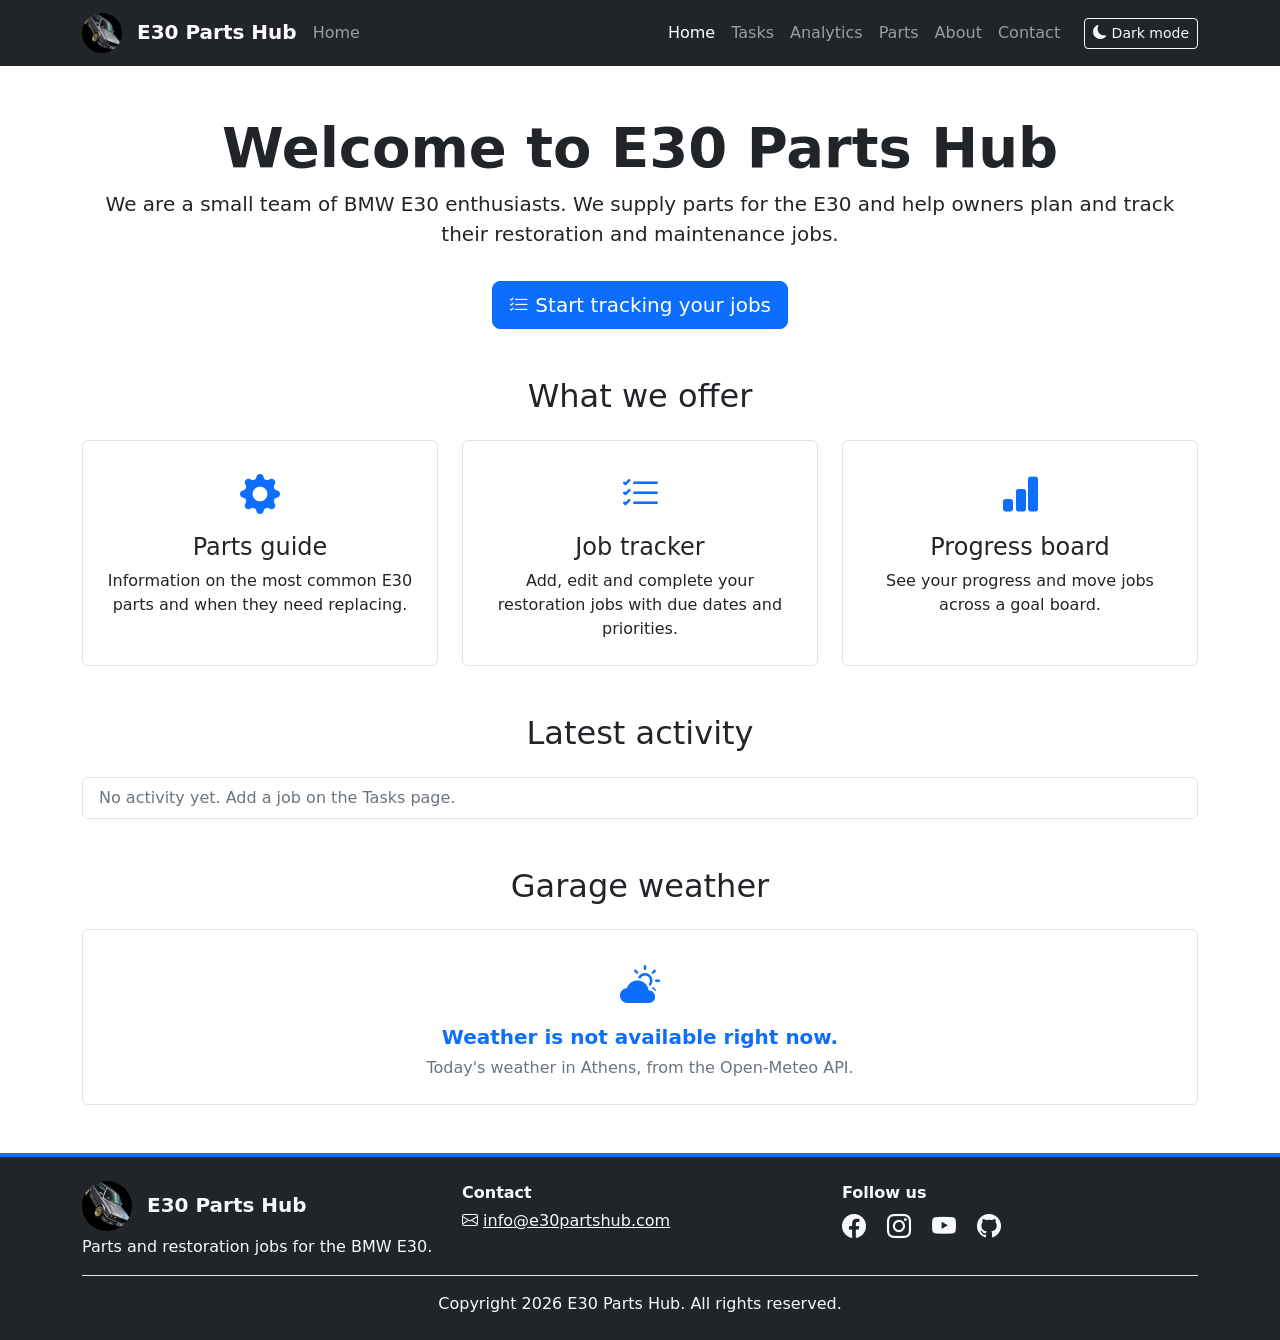
<file: index.html>
<!DOCTYPE html>
<html lang="en">


<head>
    
    <meta charset="UTF-8">
    <meta name="viewport" content="width=device-width, initial-scale=1.0">
    <meta name="description" content="E30 Parts Hub - parts and restoration tasks for the BMW E30">
    <title>Home | E30 Parts Hub</title>

    <link rel="stylesheet" href="https://cdn.jsdelivr.net/npm/bootstrap@5.3.3/dist/css/bootstrap.min.css">
    <link rel="stylesheet" href="https://cdn.jsdelivr.net/npm/bootstrap-icons@1.11.3/font/bootstrap-icons.min.css">
    <link rel="stylesheet" href="css/style.css">
  
    <script src="https://cdn.jsdelivr.net/npm/bootstrap@5.3.3/dist/js/bootstrap.bundle.min.js" defer></script>
    <script src="js/main.js" defer></script>
    <script src="js/home.js" defer></script>
</head>





<body>

    <header class="sticky-top">
        <nav class="navbar navbar-expand-lg bg-dark" data-bs-theme="dark">

            <div class="container">
                <a class="navbar-brand fw-bold" href="index.html">
                <img src="images/logo.png" alt="E30 Parts Hub logo" width="40" height="40" class="rounded-circle me-2"> E30 Parts Hub</a>
                <span class="navbar-text">Home</span>

                
                <!-- Hamburger button for small screens-->
                <button class="navbar-toggler" 
                        type="button" 
                        data-bs-toggle="collapse" 
                        data-bs-target="#mainNav">
                        <span class="navbar-toggler-icon"></span>
                </button>

                <div class="collapse navbar-collapse" id="mainNav">

                    <ul class="navbar-nav ms-auto">
                        <li class="nav-item"><a class="nav-link active" href="index.html">Home</a></li>
                        <li class="nav-item"><a class="nav-link" href="tasks.html">Tasks</a></li>
                        <li class="nav-item"><a class="nav-link" href="analytics.html">Analytics</a></li>
                        <li class="nav-item"><a class="nav-link" href="parts.html">Parts</a></li>
                        <li class="nav-item"><a class="nav-link" href="about.html">About</a></li>
                        <li class="nav-item"><a class="nav-link" href="contact.html">Contact</a></li>
                </ul>
                 <!-- Dark mode button calls toggleDarkMode() in the js script -->
                 <button type="button" class="btn btn-outline-light btn-sm ms-3" onclick="toggleDarkMode()">
                        <i class="bi bi-moon-fill"></i> Dark mode</button>
            </div></div>
        </nav>
    </header>





    <main>
        
          <div class="container py-5 text-center">
            <h1 class="display-4 fw-bold">Welcome to E30 Parts Hub</h1>
            <p class="lead">We are a small team of BMW E30 enthusiasts. We supply parts for the E30 and help owners plan and track their restoration and maintenance jobs.</p>
            <a class="btn btn-primary btn-lg mt-3" href="tasks.html" role="button">
                <i class="bi bi-list-check"></i> Start tracking your jobs</a>
         </div>

          <div class="container">
           <h2 class="text-center mb-4">What we offer</h2>

          <div class="row g-4 text-center">


          <div class="col-md-4">
            <div class="border rounded-2 p-4 h-100 info-box">
                <i class="bi bi-gear-fill fs-1 text-primary"></i>
                <h3 class="fs-4 mt-2">Parts guide</h3>
                <p class="mb-0">Information on the most common E30 parts and when they need replacing.</p>
            </div>
         </div>

         <div class="col-md-4">
            <div class="border rounded-2 p-4 h-100 info-box">
                <i class="bi bi-list-check fs-1 text-primary"></i>
                <h3 class="fs-4 mt-2">Job tracker</h3>
                <p class="mb-0">Add, edit and complete your restoration jobs with due dates and priorities.</p>
            </div>
         </div>

         <div class="col-md-4">
             <div class="border rounded-2 p-4 h-100 info-box">
                <i class="bi bi-bar-chart-fill fs-1 text-primary"></i>
                   <h3 class="fs-4 mt-2">Progress board</h3>
                <p class="mb-0">See your progress and move jobs across a goal board.</p>
            </div>
         </div>
        </div>
      </div>


            <!-- the latest activity  items will be added by Js -->
      <div class="container mt-5">
        <h2 class="text-center mb-4">Latest activity</h2>
        <ul class="list-group" id="activityList">
          <li class="list-group-item text-secondary">No activity yet. Add a job on the Tasks page.</li>
        </ul>
      </div>


            <!-- the weather info section will be  added by Js  -->
      <div class="container mt-5">
        <h2 class="text-center mb-4">Garage weather</h2>
        <div class="border rounded-2 p-4 text-center">
          <i class="bi bi-cloud-sun-fill fs-1 text-primary"></i>
          
          <p class="fs-5 fw-bold mt-2 mb-1" id="weatherText">Loading weather...</p>
          <p class="text-secondary mb-0">Today's weather in Athens, from the Open-Meteo API.</p>
        </div>
      </div>
    </main>
   




   <footer class="bg-dark text-light mt-5 py-4 ">
        <div class="container">
          <div class="row text-center text-md-start">

            <div class="col-md-4 mb-3">  
                <p class="fs-5 fw-bold mb-1">
                    <img src="images/logo.png" alt="E30 Parts Hub logo" width="50" height="50" class="rounded-circle me-2"> E30 Parts Hub</p>
                <p class="mb-0">Parts and restoration jobs for the BMW E30.</p>
            </div>

            <div class="col-md-4 mb-3">
                <p class="fw-bold mb-1">Contact</p>
                <p class="mb-0">
                <i class="bi bi-envelope"></i>
                <a class="link-light" href="mailto:info@e30partshub.com">info@e30partshub.com</a></p>
            </div>

            <div class="col-md-4 mb-3">
               
                <p class="fw-bold mb-1">Follow us</p>
                <a class="link-light fs-4 me-3" href="https://www.facebook.com" ><i class="bi bi-facebook"></i><span class="visually-hidden">Facebook</span></a>
                <a class="link-light fs-4 me-3" href="https://www.instagram.com" ><i class="bi bi-instagram"></i><span class="visually-hidden">Instagram</span></a>
                <a class="link-light fs-4 me-3" href="https://www.youtube.com" ><i class="bi bi-youtube"></i><span class="visually-hidden">YouTube</span></a>
                <a class="link-light fs-4" href="https://github.com/nikiforoskassotakis3-arch" ><i class="bi bi-github"></i><span class="visually-hidden">GitHub</span></a>
            </div>
          </div>

           
           <p class="text-center border-top pt-3 mb-0">Copyright 2026 E30 Parts Hub. All rights reserved.</p>
        </div>
    </footer>
 
</body>
</html>
</file>
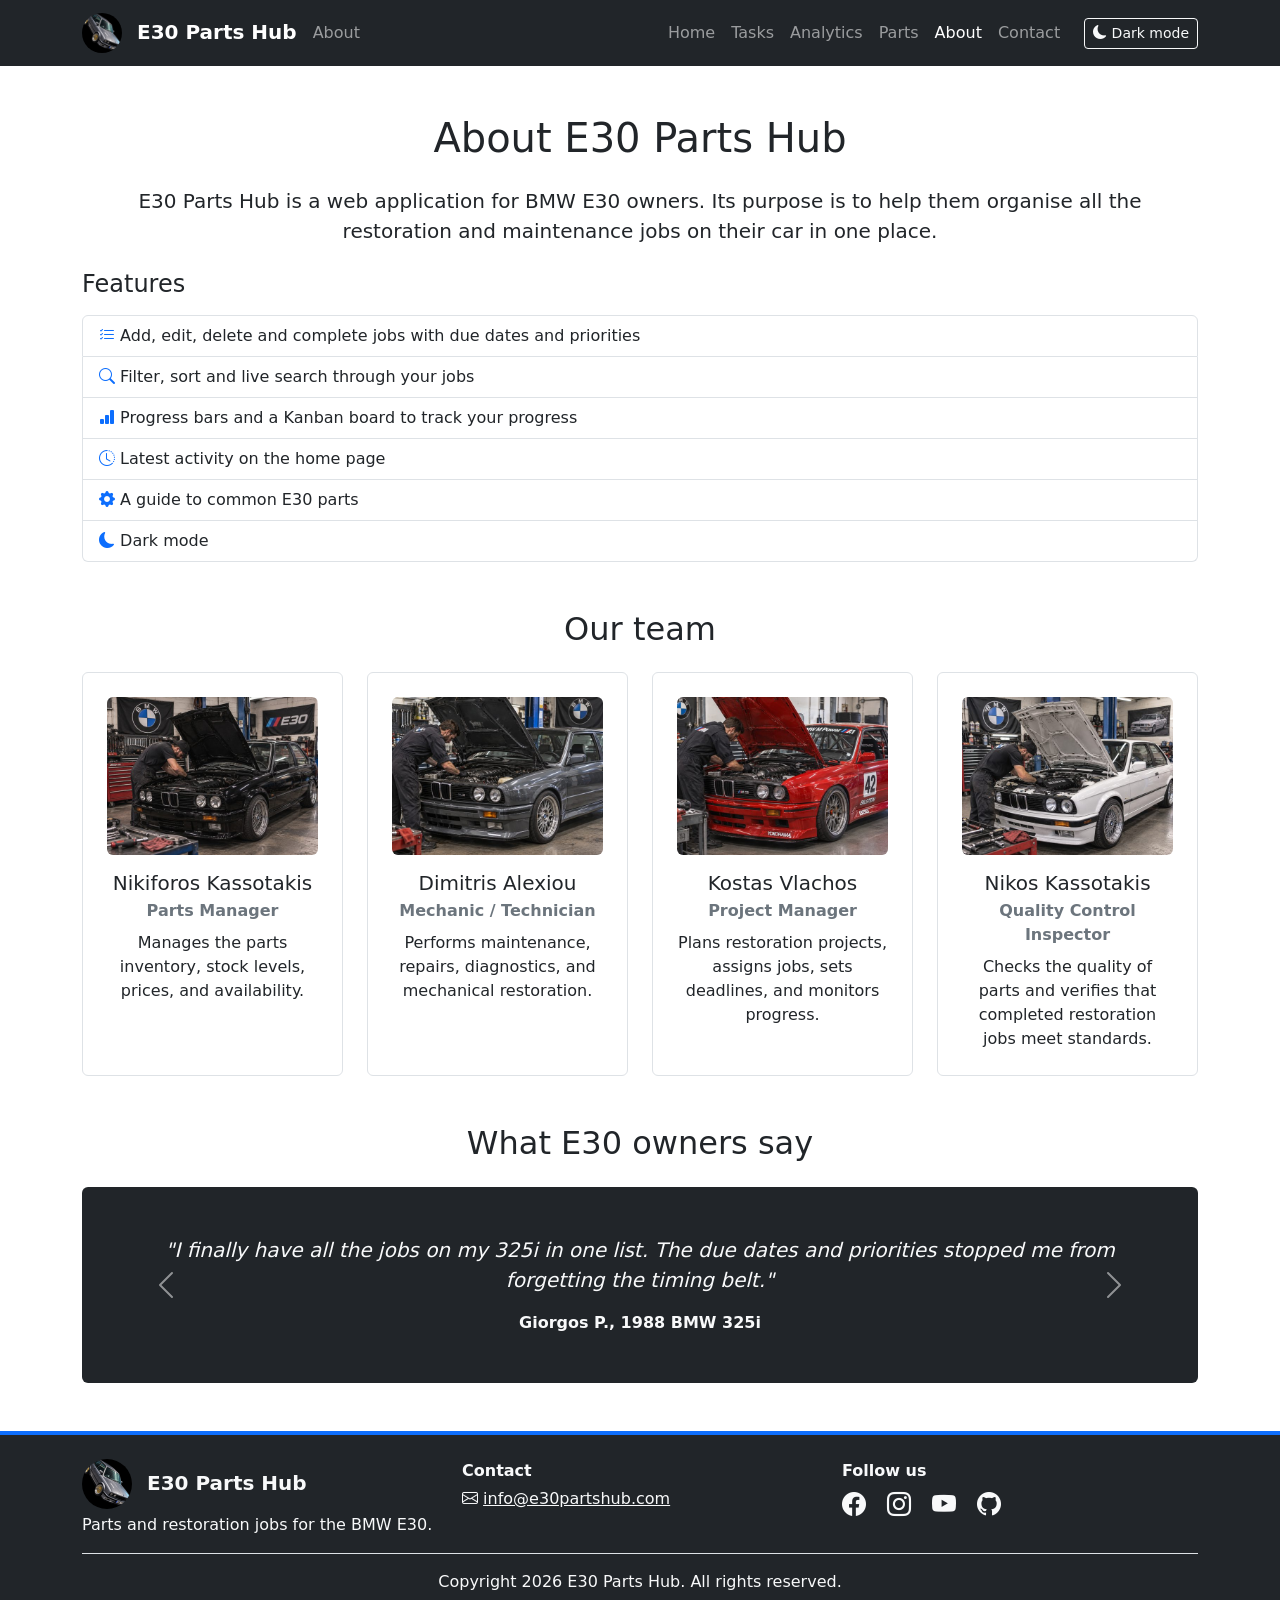
<file: about.html>
<!DOCTYPE html>
<html lang="en">


<head>
    
    <meta charset="UTF-8">
    <meta name="viewport" content="width=device-width, initial-scale=1.0">
    <meta name="description" content="E30 Parts Hub - about the application and the team behind it">
    <title>About | E30 Parts Hub</title>

    <link rel="stylesheet" href="https://cdn.jsdelivr.net/npm/bootstrap@5.3.3/dist/css/bootstrap.min.css">
    <link rel="stylesheet" href="https://cdn.jsdelivr.net/npm/bootstrap-icons@1.11.3/font/bootstrap-icons.min.css">
    <link rel="stylesheet" href="css/style.css">
  
    <script src="https://cdn.jsdelivr.net/npm/bootstrap@5.3.3/dist/js/bootstrap.bundle.min.js" defer></script>
    <script src="js/main.js" defer></script>
</head>



<body>

    <header class="sticky-top">
        <nav class="navbar navbar-expand-lg bg-dark" data-bs-theme="dark">

            <div class="container">
                <a class="navbar-brand fw-bold" href="index.html">
               <img src="images/logo.png" alt="E30 Parts Hub logo" width="40" height="40" class="rounded-circle me-2"> E30 Parts Hub</a>
                <span class="navbar-text">About</span>


                <button class="navbar-toggler" 
                        type="button" 
                        data-bs-toggle="collapse" 
                        data-bs-target="#mainNav">
                        <span class="navbar-toggler-icon"></span>
                </button>

               
                <div class="collapse navbar-collapse" id="mainNav">
                    <ul class="navbar-nav ms-auto">
                        <li class="nav-item"><a class="nav-link" href="index.html">Home</a></li>
                        <li class="nav-item"><a class="nav-link" href="tasks.html">Tasks</a></li>
                        <li class="nav-item"><a class="nav-link" href="analytics.html">Analytics</a></li>
                        <li class="nav-item"><a class="nav-link" href="parts.html">Parts</a></li>
                        <li class="nav-item"><a class="nav-link active" href="about.html">About</a></li>
                        <li class="nav-item"><a class="nav-link" href="contact.html">Contact</a></li>
                </ul>
                 <button type="button" class="btn btn-outline-light btn-sm ms-3" onclick="toggleDarkMode()">
                        <i class="bi bi-moon-fill"></i> Dark mode</button>
            </div></div>
        </nav>
    </header>





    <main>
 
        <!-- About section -->
        <div class="container py-5">
            <h1 class="text-center mb-4">About E30 Parts Hub</h1>
            <p class="lead text-center">E30 Parts Hub is a web application for BMW E30 owners. Its purpose is to help them organise all the restoration and maintenance jobs on their car in one place.</p>

            <h2 class="fs-4 mt-4 mb-3">Features</h2>
            <ul class="list-group">
                <li class="list-group-item"><i class="bi bi-list-check text-primary"></i> Add, edit, delete and complete jobs with due dates and priorities</li>
                <li class="list-group-item"><i class="bi bi-search text-primary"></i> Filter, sort and live search through your jobs</li>
                <li class="list-group-item"><i class="bi bi-bar-chart-fill text-primary"></i> Progress bars and a Kanban board to track your progress</li>
                <li class="list-group-item"><i class="bi bi-clock-history text-primary"></i> Latest activity on the home page</li>
                <li class="list-group-item"><i class="bi bi-gear-fill text-primary"></i> A guide to common E30 parts</li>
                <li class="list-group-item"><i class="bi bi-moon-fill text-primary"></i> Dark mode</li>
            </ul>
        </div>
    
   
        <!-- Team members -->
        <div class="container">
            <h2 class="text-center mb-4">Our team</h2>

            <div class="row g-4 text-center">

                <div class="col-sm-6 col-lg-3">
                    <div class="border rounded-2 p-4 h-100">
                        <img src="images/team-1.jpg" alt="Nikiforos Kassotakis, Parts Manager, working on a black E30" width="600" height="450" class="img-fluid rounded-2 mb-2">
                        <h3 class="fs-5 mt-2 mb-1">Nikiforos Kassotakis</h3>
                        <p class="text-secondary fw-bold mb-2">Parts Manager</p>
                        <p class="mb-0">Manages the parts inventory, stock levels, prices, and availability.</p>
                    </div>
                </div>

                <div class="col-sm-6 col-lg-3">
                    <div class="border rounded-2 p-4 h-100">
                        <img src="images/team-2.jpg" alt="Dimitris Alexiou, Mechanic, working on a grey E30" width="600" height="450" class="img-fluid rounded-2 mb-2">
                        <h3 class="fs-5 mt-2 mb-1">Dimitris Alexiou</h3>
                        <p class="text-secondary fw-bold mb-2">Mechanic / Technician</p>
                        <p class="mb-0">Performs maintenance, repairs, diagnostics, and mechanical restoration.</p>
                    </div>
                </div>

                <div class="col-sm-6 col-lg-3">
                    <div class="border rounded-2 p-4 h-100">
                        <img src="images/team-3.jpg" alt="Kostas Vlachos, Project Manager, working on a red E30 M3 race car" width="600" height="450" class="img-fluid rounded-2 mb-2">
                        <h3 class="fs-5 mt-2 mb-1">Kostas Vlachos</h3>
                        <p class="text-secondary fw-bold mb-2">Project Manager</p>
                        <p class="mb-0">Plans restoration projects, assigns jobs, sets deadlines, and monitors progress.</p>
                    </div>
                </div>

                <div class="col-sm-6 col-lg-3">
                    <div class="border rounded-2 p-4 h-100">
                        <img src="images/team-4.jpg" alt="Nikos Kassotakis, Quality Control Inspector, checking a white E30" width="600" height="450" class="img-fluid rounded-2 mb-2">
                        <h3 class="fs-5 mt-2 mb-1">Nikos Kassotakis</h3>
                        <p class="text-secondary fw-bold mb-2">Quality Control Inspector</p>
                        <p class="mb-0">Checks the quality of parts and verifies that completed restoration jobs meet standards.</p>
                    </div>
                </div>

            </div>
        </div>
    
                
        <!-- Testimonials carousel-->
        <div class="container mt-5">
            <h2 class="text-center mb-4">What E30 owners say</h2>

            <div id="testimonials" class="carousel slide bg-dark text-light rounded-2" data-bs-ride="carousel">
                <div class="carousel-inner">

                    <div class="carousel-item active">
                        <div class="text-center px-5 py-5">
                            <p class="fs-5 fst-italic">"I finally have all the jobs on my 325i in one list. The due dates and priorities stopped me from forgetting the timing belt."</p>
                            <p class="fw-bold mb-0">Giorgos P., 1988 BMW 325i</p>
                        </div>
                    </div>

                    <div class="carousel-item">
                        <div class="text-center px-5 py-5">
                            <p class="fs-5 fst-italic">"The parts guide told me exactly when to change the water pump and roughly what it would cost. Very useful for a first-time E30 owner."</p>
                            <p class="fw-bold mb-0">Maria K., 1990 BMW 318i</p>
                    </div>
                    </div>

                    <div class="carousel-item">
                        <div class="text-center px-5 py-5">
                            <p class="fs-5 fst-italic">"Moving jobs across the board from To do to Completed makes the restoration feel like real progress."</p>
                            <p class="fw-bold mb-0">Nikos D., 1986 BMW 320i</p>
                        </div>
                    </div>

                </div>

                <!-- Previous / next arrowss -->
                <button class="carousel-control-prev" type="button" data-bs-target="#testimonials" data-bs-slide="prev">
                    <span class="carousel-control-prev-icon"></span>
                    <span class="visually-hidden">Previous</span>
                </button>
                <button class="carousel-control-next" type="button" data-bs-target="#testimonials" data-bs-slide="next">
                    <span class="carousel-control-next-icon"></span>
                    <span class="visually-hidden">Next</span>
                </button>
            </div>
        </div>

    </main>




    <footer class="bg-dark text-light mt-5 py-4 ">
        <div class="container">
          <div class="row text-center text-md-start">

            <div class="col-md-4 mb-3">
                <p class="fs-5 fw-bold mb-1">
                   <img src="images/logo.png" alt="E30 Parts Hub logo" width="50" height="50" class="rounded-circle me-2"> E30 Parts Hub</p>
                <p class="mb-0">Parts and restoration jobs for the BMW E30.</p>
            </div>

            <div class="col-md-4 mb-3">
                <p class="fw-bold mb-1">Contact</p>
                <p class="mb-0">
                <i class="bi bi-envelope"></i>
                <a class="link-light" href="mailto:info@e30partshub.com">info@e30partshub.com</a></p>
            </div>

            <div class="col-md-4 mb-3">
                <p class="fw-bold mb-1">Follow us</p>
                <a class="link-light fs-4 me-3" href="https://www.facebook.com" ><i class="bi bi-facebook"></i><span class="visually-hidden">Facebook</span></a>
                <a class="link-light fs-4 me-3" href="https://www.instagram.com" ><i class="bi bi-instagram"></i><span class="visually-hidden">Instagram</span></a>
                <a class="link-light fs-4 me-3" href="https://www.youtube.com" ><i class="bi bi-youtube"></i><span class="visually-hidden">YouTube</span></a>
                <a class="link-light fs-4" href="https://github.com/nikiforoskassotakis3-arch" ><i class="bi bi-github"></i><span class="visually-hidden">GitHub</span></a>
            </div>
          </div>

           <p class="text-center border-top pt-3 mb-0">Copyright 2026 E30 Parts Hub. All rights reserved.</p>
        </div>
    </footer>
 
</body>
</html>
</file>
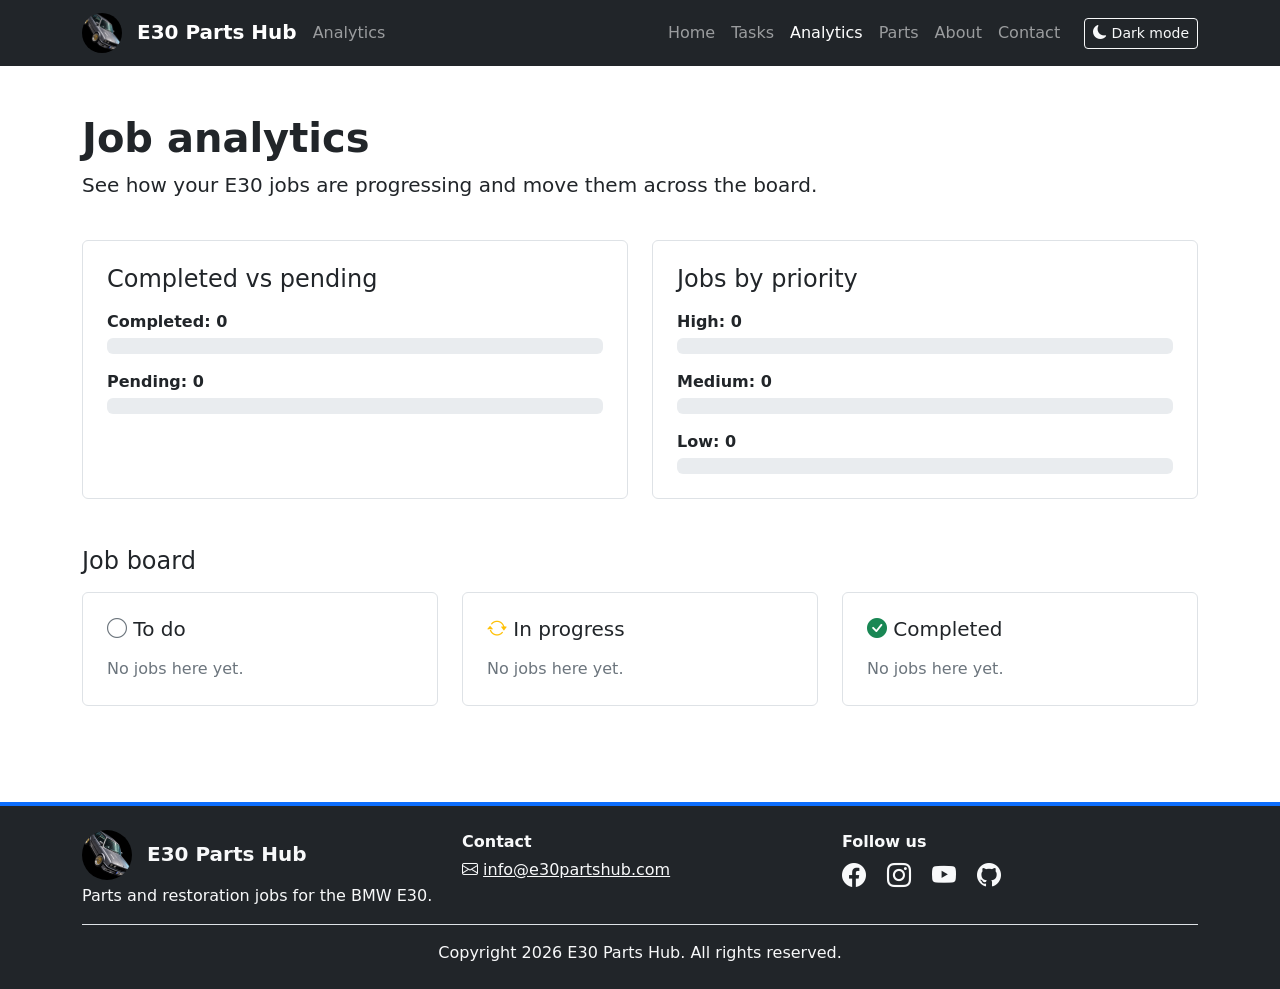
<file: analytics.html>
<!DOCTYPE html>
<html lang="en">


<head>
    
    <meta charset="UTF-8">
    <meta name="viewport" content="width=device-width, initial-scale=1.0">
    <meta name="description" content="E30 Parts Hub - progress overview and goal board of your E30 jobs">
    <title>Analytics | E30 Parts Hub</title>

    <link rel="stylesheet" href="https://cdn.jsdelivr.net/npm/bootstrap@5.3.3/dist/css/bootstrap.min.css">
    <link rel="stylesheet" href="https://cdn.jsdelivr.net/npm/bootstrap-icons@1.11.3/font/bootstrap-icons.min.css">
    <link rel="stylesheet" href="css/style.css">
  
    <script src="https://cdn.jsdelivr.net/npm/bootstrap@5.3.3/dist/js/bootstrap.bundle.min.js" defer></script>
    <script src="js/main.js" defer></script>
    <script src="js/analytics.js" defer></script>
</head>




<body>

    <header class="sticky-top">
        <nav class="navbar navbar-expand-lg bg-dark" data-bs-theme="dark">

            <div class="container">
                <a class="navbar-brand fw-bold" href="index.html">
                <img src="images/logo.png" alt="E30 Parts Hub logo" width="40" height="40" class="rounded-circle me-2"> E30 Parts Hub</a>
                <span class="navbar-text">Analytics</span>
 
                <!-- Hamburger button for small screens -->
                <button class="navbar-toggler" 
                        type="button" 
                        data-bs-toggle="collapse" 
                        data-bs-target="#mainNav">
                        <span class="navbar-toggler-icon"></span>
                </button>
                
                <div class="collapse navbar-collapse" id="mainNav">
                    <ul class="navbar-nav ms-auto">
                        <li class="nav-item"><a class="nav-link" href="index.html">Home</a></li>
                        <li class="nav-item"><a class="nav-link" href="tasks.html">Tasks</a></li>
                        <li class="nav-item"><a class="nav-link active" href="analytics.html">Analytics</a></li>
                        <li class="nav-item"><a class="nav-link" href="parts.html">Parts</a></li>
                        <li class="nav-item"><a class="nav-link" href="about.html">About</a></li>
                        <li class="nav-item"><a class="nav-link" href="contact.html">Contact</a></li>
                </ul>
                 <!-- Dark mode button: calls toggleDarkMode() in js/main.js -->
                 <button type="button" class="btn btn-outline-light btn-sm ms-3" onclick="toggleDarkMode()">
                        <i class="bi bi-moon-fill"></i> Dark mode</button>
            </div></div>
        </nav>
    </header>



    <main>
      <section class="container py-5">
        <h1 class="fw-bold">Job analytics</h1>
        <p class="lead">See how your E30 jobs are progressing and move them across the board.</p>

        <!-- the progress bars be filled by JavaScript -->
        <div class="row g-4 mt-2">

          <div class="col-md-6">
            <div class="border rounded-2 p-4 h-100">
              <h2 class="fs-4 mb-3">Completed vs pending</h2>

              <p class="fw-bold mb-1">Completed: <span id="completedNumber">0</span></p>
              <div class="progress mb-3">
                <div class="progress-bar bg-success" id="completedBar" style="width: 0%">0%</div>
              </div>

              <p class="fw-bold mb-1">Pending: <span id="pendingNumber">0</span></p>
              <div class="progress">
                <div class="progress-bar bg-secondary" id="pendingBar" style="width: 0%">0%</div>
              </div>
            </div>
          </div>

          <div class="col-md-6">
            <div class="border rounded-2 p-4 h-100">
              <h2 class="fs-4 mb-3">Jobs by priority</h2>

              <p class="fw-bold mb-1">High: <span id="highNumber">0</span></p>
              <div class="progress mb-3">
                <div class="progress-bar bg-danger" id="highBar" style="width: 0%">0%</div>
              </div>

              <p class="fw-bold mb-1">Medium: <span id="mediumNumber">0</span></p>
              <div class="progress mb-3">
                <div class="progress-bar bg-warning" id="mediumBar" style="width: 0%">0%</div>
              </div>

              <p class="fw-bold mb-1">Low: <span id="lowNumber">0</span></p>
              <div class="progress">
                <div class="progress-bar bg-success" id="lowBar" style="width: 0%">0%</div>
              </div>
            </div>
          </div>

        </div>

                <!-- goal board, the job cards will be added by JavaScript -->
        <h2 class="fs-4 mt-5 mb-3">Job board</h2>
        <div class="row g-4">

          <div class="col-md-4">
            <div class="border rounded-2 p-4 h-100">
              <h3 class="fs-5 mb-3"><i class="bi bi-circle text-secondary"></i> To do</h3>
              <!-- To do column: js/analytics adds a card for each job with status "To do" -->
              <div id="todoColumn">
                <p class="text-secondary mb-0">No jobs here yet.</p>
              </div>
            </div>
          </div>

          <div class="col-md-4">
            <div class="border rounded-2 p-4 h-100">
              <h3 class="fs-5 mb-3"><i class="bi bi-arrow-repeat text-warning"></i> In progress</h3>
              <!-- In progress column -->
              <div id="progressColumn">
                <p class="text-secondary mb-0">No jobs here yet.</p>
              </div>
            </div>
          </div>

          <div class="col-md-4">
            <div class="border rounded-2 p-4 h-100">
              <h3 class="fs-5 mb-3"><i class="bi bi-check-circle-fill text-success"></i> Completed</h3>
              <!-- Completed column -->
              <div id="completedColumn">
                <p class="text-secondary mb-0">No jobs here yet.</p>
              </div>
            </div>
          </div>

        </div>

      </section>
    </main>



    <footer class="bg-dark text-light mt-5 py-4 ">
        <div class="container">
          <div class="row text-center text-md-start">

            <div class="col-md-4 mb-3">
                <p class="fs-5 fw-bold mb-1">
                    <img src="images/logo.png" alt="E30 Parts Hub logo" width="50" height="50" class="rounded-circle me-2"> E30 Parts Hub</p>
                <p class="mb-0">Parts and restoration jobs for the BMW E30.</p>
            </div>

            <div class="col-md-4 mb-3">
                <p class="fw-bold mb-1">Contact</p>
                <p class="mb-0">
                <i class="bi bi-envelope"></i>
                <a class="link-light" href="mailto:info@e30partshub.com">info@e30partshub.com</a></p>
            </div>

            <div class="col-md-4 mb-3">
                <p class="fw-bold mb-1">Follow us</p>
               <a class="link-light fs-4 me-3" href="https://www.facebook.com" ><i class="bi bi-facebook"></i><span class="visually-hidden">Facebook</span></a>
               <a class="link-light fs-4 me-3" href="https://www.instagram.com" ><i class="bi bi-instagram"></i><span class="visually-hidden">Instagram</span></a>
               <a class="link-light fs-4 me-3" href="https://www.youtube.com" ><i class="bi bi-youtube"></i><span class="visually-hidden">YouTube</span></a>
               <a class="link-light fs-4" href="https://github.com/nikiforoskassotakis3-arch" ><i class="bi bi-github"></i><span class="visually-hidden">GitHub</span></a>
            </div>
          </div>
           <p class="text-center border-top pt-3 mb-0">Copyright 2026 E30 Parts Hub. All rights reserved.</p>
        </div>
    </footer>
 
</body>
</html>
</file>
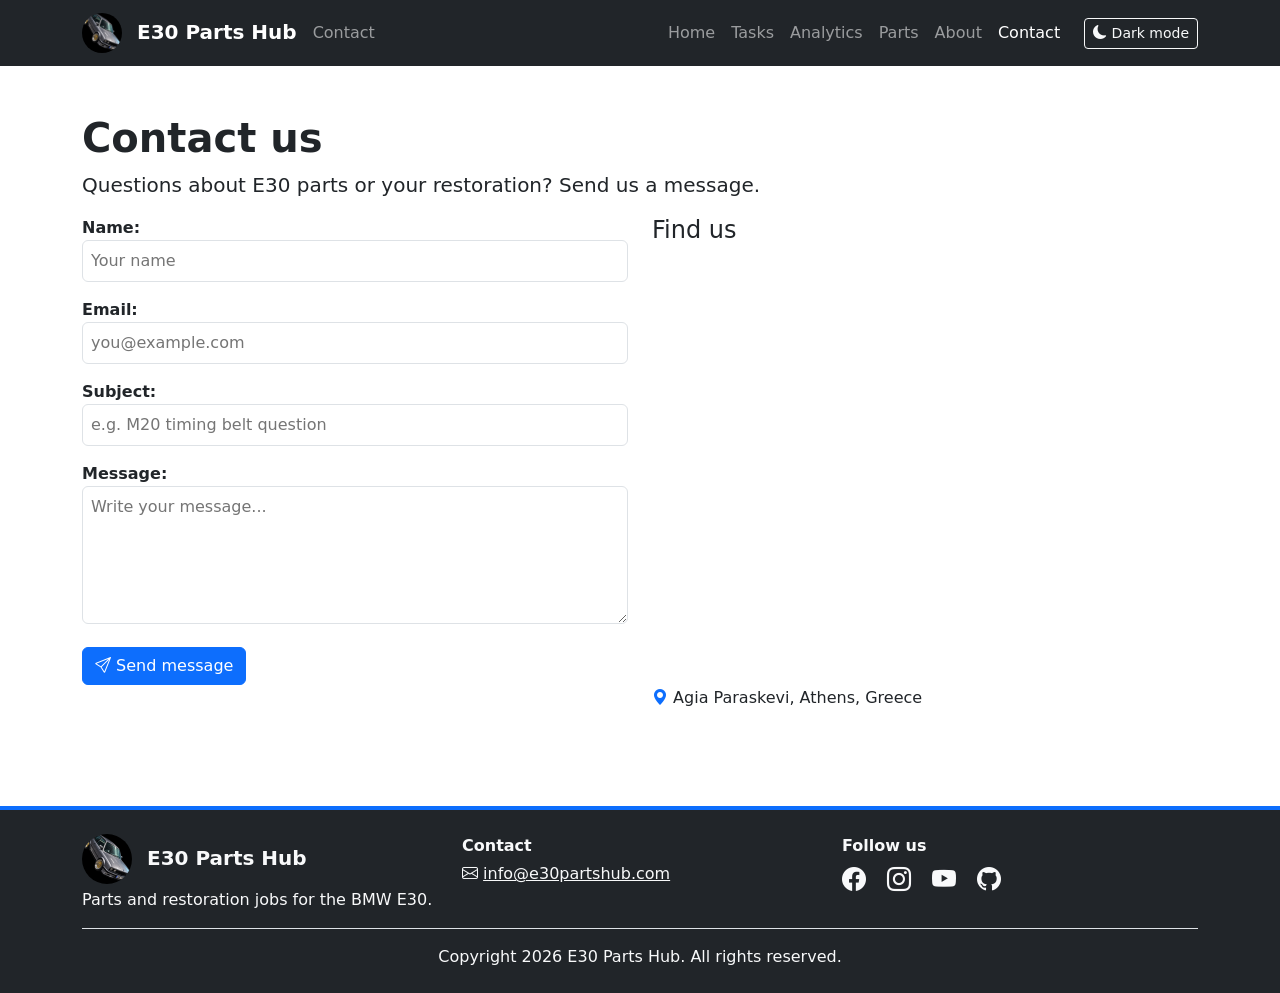
<file: contact.html>
<!DOCTYPE html>
<html lang="en">


<head>
    
    <meta charset="UTF-8">
    <meta name="viewport" content="width=device-width, initial-scale=1.0">
    <meta name="description" content="E30 Parts Hub - contact the team, find our location and follow us">
    <title>Contact | E30 Parts Hub</title>

    <link rel="stylesheet" href="https://cdn.jsdelivr.net/npm/bootstrap@5.3.3/dist/css/bootstrap.min.css">
    <link rel="stylesheet" href="https://cdn.jsdelivr.net/npm/bootstrap-icons@1.11.3/font/bootstrap-icons.min.css">
    <link rel="stylesheet" href="css/style.css">
  
    <script src="https://cdn.jsdelivr.net/npm/bootstrap@5.3.3/dist/js/bootstrap.bundle.min.js" defer></script>
    <script src="js/main.js" defer></script>
    <script src="js/contact.js" defer></script>
</head>



<body>


    <header class="sticky-top">
        <nav class="navbar navbar-expand-lg bg-dark" data-bs-theme="dark">

            <div class="container">
                <a class="navbar-brand fw-bold" href="index.html">
                <img src="images/logo.png" alt="E30 Parts Hub logo" width="40" height="40" class="rounded-circle me-2"> E30 Parts Hub</a>
                <span class="navbar-text">Contact</span>
                
                <button class="navbar-toggler" 
                        type="button" 
                        data-bs-toggle="collapse" 
                        data-bs-target="#mainNav">
                        <span class="navbar-toggler-icon"></span>
                </button>

                <div class="collapse navbar-collapse" id="mainNav">
                    <ul class="navbar-nav ms-auto">
                        <li class="nav-item"><a class="nav-link" href="index.html">Home</a></li>
                        <li class="nav-item"><a class="nav-link" href="tasks.html">Tasks</a></li>
                        <li class="nav-item"><a class="nav-link" href="analytics.html">Analytics</a></li>
                        <li class="nav-item"><a class="nav-link" href="parts.html">Parts</a></li>
                        <li class="nav-item"><a class="nav-link" href="about.html">About</a></li>
                        <li class="nav-item"><a class="nav-link active" href="contact.html">Contact</a></li>
                </ul>
                 <button type="button" class="btn btn-outline-light btn-sm ms-3" onclick="toggleDarkMode()">
                        <i class="bi bi-moon-fill"></i> Dark mode</button>
            </div></div>
        </nav>
    </header>



    <main>

      <section class="container py-5">
       <h1 class="fw-bold">Contact us</h1>
        <p class="lead">Questions about E30 parts or your restoration? Send us a message.</p>

         <div class="row g-4">
          <div class="col-lg-6">

            <!-- Contact form, the button calls sendMessage() in js/contact which checks the fields and shows a confirmation pop-up -->
            <form id="contactForm">
             <label for="name" class="fw-bold">Name:</label>
             <input type="text" name="name" id="name" class="w-100 p-2 border rounded-2 mb-3"
                 placeholder="Your name" maxlength="40" required="required" />

             <label for="email" class="fw-bold">Email:</label>
             <input type="email" name="email" id="email" class="w-100 p-2 border rounded-2 mb-3"
                 placeholder="you@example.com"  maxlength="40"  required="required" />

             <label for="subject" class="fw-bold">Subject:</label>
             <input type="text" name="subject" id="subject" class="w-100 p-2 border rounded-2 mb-3"
                 placeholder="e.g. M20 timing belt question" maxlength="80" required="required" />

             <label for="message" class="fw-bold">Message:</label>
             <textarea name="message" id="message" rows="5" class="w-100 p-2 border rounded-2 mb-3"
                    placeholder="Write your message..." maxlength="300" required="required"></textarea>

                <button type="button" class="btn btn-primary" onclick="sendMessage()"><i class="bi bi-send"></i> Send message</button>
                <!--  form validation message-->
                <p id="contactMessage" class="text-danger fw-bold mt-2 mb-0"></p>
            </form>
            </div>   

                <div class="col-lg-6">
                <h2 class="fs-4 mb-3">Find us</h2>
                    <!-- Google Map: ratio-4x3 keeps the map the same shape on every screen size -->
                    <div class="ratio ratio-4x3">
                     <iframe src="https://maps.google.com/maps?q=Deree+American+College+of+Greece&amp;output=embed"
                     title="Map of the E30 Parts Hub office"></iframe>
                     </div>
                    <p class="mt-3 mb-0"><i class="bi bi-geo-alt-fill text-primary"></i> Agia Paraskevi, Athens, Greece</p>
                </div>
            </div>
        </section>
    </main>


 
    <footer class="bg-dark text-light mt-5 py-4 ">
        <div class="container">
          <div class="row text-center text-md-start">

            <div class="col-md-4 mb-3">
                <p class="fs-5 fw-bold mb-1">
                    <img src="images/logo.png" alt="E30 Parts Hub logo" width="50" height="50" class="rounded-circle me-2"> E30 Parts Hub</p>
                <p class="mb-0">Parts and restoration jobs for the BMW E30.</p>
            </div>

            <div class="col-md-4 mb-3">
                <p class="fw-bold mb-1">Contact</p>
                <p class="mb-0">
                <i class="bi bi-envelope"></i>
                <a class="link-light" href="mailto:info@e30partshub.com">info@e30partshub.com</a></p>
            </div>

            <div class="col-md-4 mb-3">
                <p class="fw-bold mb-1">Follow us</p>
                <a class="link-light fs-4 me-3" href="https://www.facebook.com" ><i class="bi bi-facebook"></i><span class="visually-hidden">Facebook</span></a>
                <a class="link-light fs-4 me-3" href="https://www.instagram.com" ><i class="bi bi-instagram"></i><span class="visually-hidden">Instagram</span></a>
                <a class="link-light fs-4 me-3" href="https://www.youtube.com" ><i class="bi bi-youtube"></i><span class="visually-hidden">YouTube</span></a>
                <a class="link-light fs-4" href="https://github.com/nikiforoskassotakis3-arch" ><i class="bi bi-github"></i><span class="visually-hidden">GitHub</span></a>
            </div>
          </div>

           <p class="text-center border-top pt-3 mb-0">Copyright 2026 E30 Parts Hub. All rights reserved.</p>
        </div>
    </footer>
 
</body>
</html>
</file>
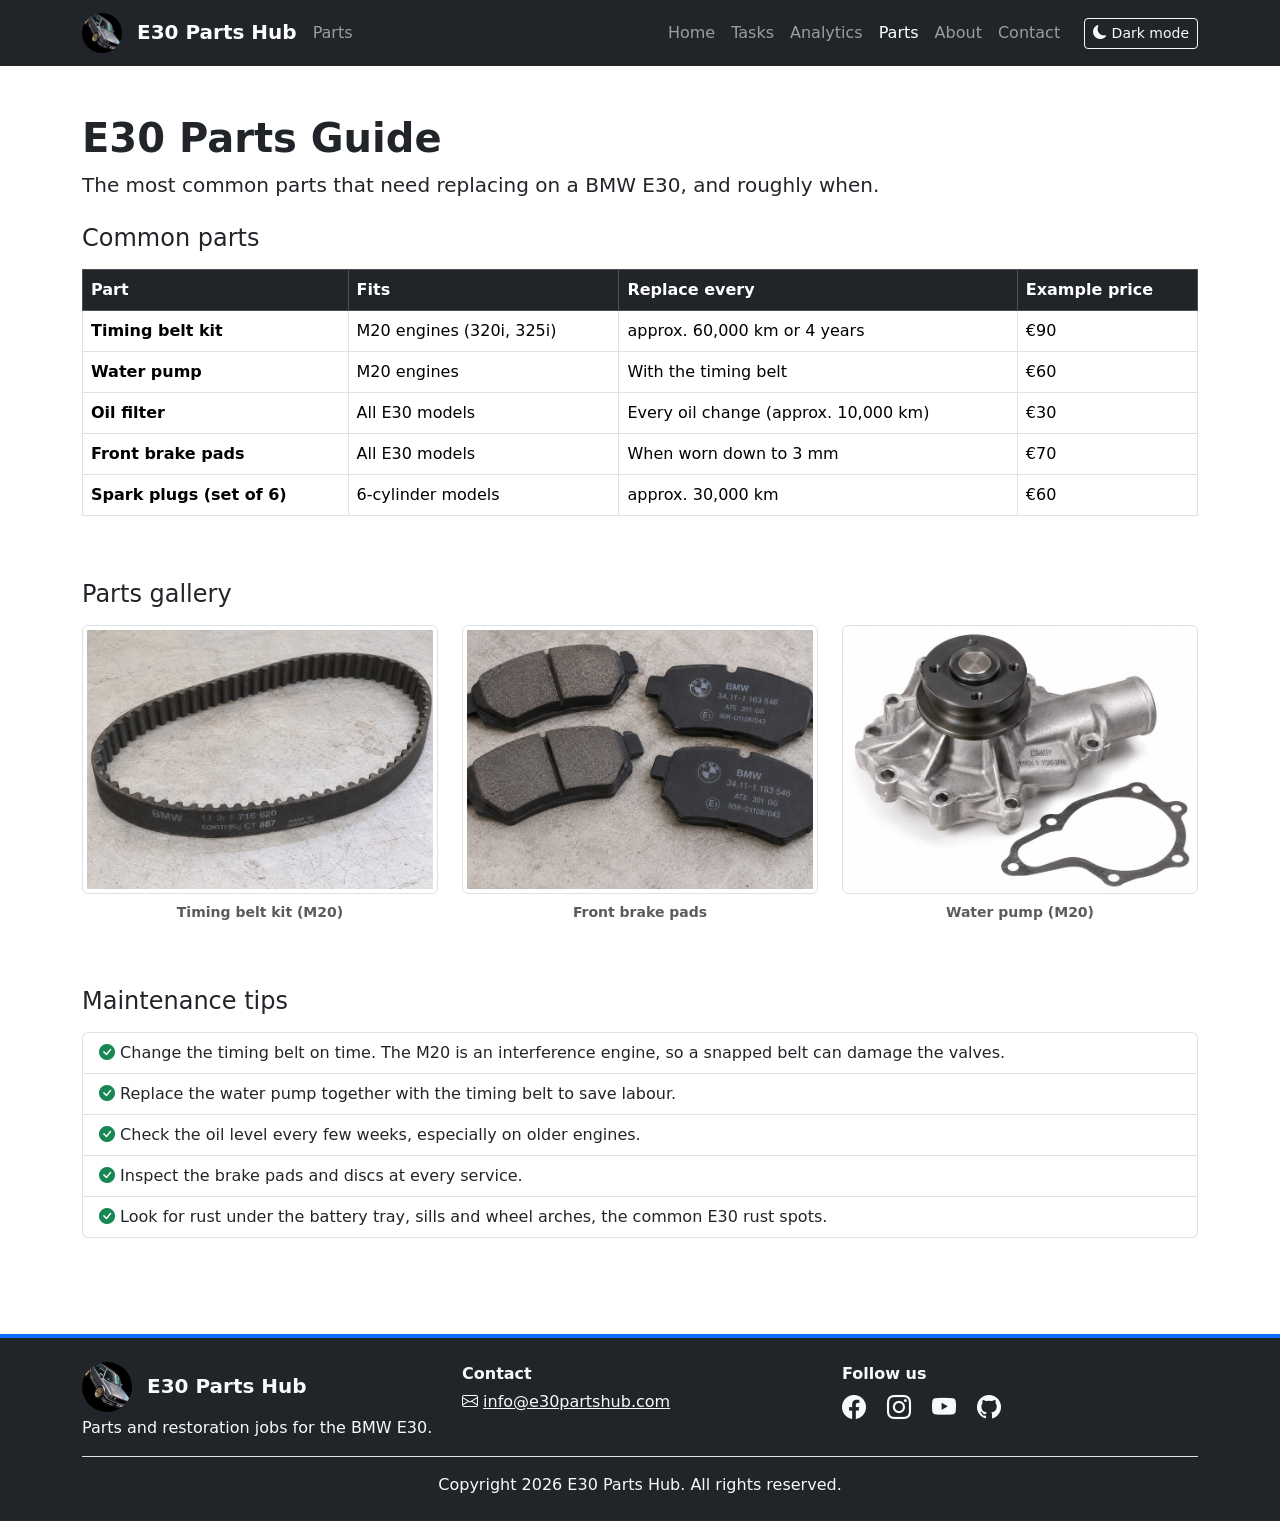
<file: parts.html>
<!DOCTYPE html>
<html lang="en">


<head>
    
    <meta charset="UTF-8">
    <meta name="viewport" content="width=device-width, initial-scale=1.0">
    <meta name="description" content="E30 Parts Hub - common BMW E30 parts and maintenance information">
    <title>Parts | E30 Parts Hub</title>

    <link rel="stylesheet" href="https://cdn.jsdelivr.net/npm/bootstrap@5.3.3/dist/css/bootstrap.min.css">
    <link rel="stylesheet" href="https://cdn.jsdelivr.net/npm/bootstrap-icons@1.11.3/font/bootstrap-icons.min.css">
    <link rel="stylesheet" href="css/style.css">
  
    <script src="https://cdn.jsdelivr.net/npm/bootstrap@5.3.3/dist/js/bootstrap.bundle.min.js" defer></script>
    <script src="js/main.js" defer></script>
</head>





<body>

    <header class="sticky-top">
        <nav class="navbar navbar-expand-lg bg-dark" data-bs-theme="dark">

            <div class="container">
                <a class="navbar-brand fw-bold" href="index.html">
                <img src="images/logo.png" alt="E30 Parts Hub logo" width="40" height="40" class="rounded-circle me-2"> E30 Parts Hub</a>
                <span class="navbar-text">Parts</span>

              
                <button class="navbar-toggler" 
                        type="button" 
                        data-bs-toggle="collapse" 
                        data-bs-target="#mainNav">
                        <span class="navbar-toggler-icon"></span>
                </button>

                <div class="collapse navbar-collapse" id="mainNav">
                    <ul class="navbar-nav ms-auto">
                        <li class="nav-item"><a class="nav-link" href="index.html">Home</a></li>
                        <li class="nav-item"><a class="nav-link" href="tasks.html">Tasks</a></li>
                        <li class="nav-item"><a class="nav-link" href="analytics.html">Analytics</a></li>
                        <li class="nav-item"><a class="nav-link active" href="parts.html">Parts</a></li>
                        <li class="nav-item"><a class="nav-link" href="about.html">About</a></li>
                        <li class="nav-item"><a class="nav-link" href="contact.html">Contact</a></li>
                </ul>
                 <button type="button" class="btn btn-outline-light btn-sm ms-3" onclick="toggleDarkMode()">
                        <i class="bi bi-moon-fill"></i> Dark mode</button>
            </div></div>
        </nav>
    </header>




<main>

  <section class="container py-5">
    <h1 class="fw-bold">E30 Parts Guide</h1>
    <p class="lead">The most common parts that need replacing on a BMW E30, and roughly when.</p>


    <!-- parts table -->
    <h2 class="fs-4 mt-4 mb-3">Common parts</h2>
    <!-- overflow-auto: the table scrolls sideways on small screens -->
    <div class="overflow-auto">
      <table class="table table-bordered">
        <thead class="table-dark">
          <tr>
            <th scope="col">Part</th>
            <th scope="col">Fits</th>
            <th scope="col">Replace every</th>
            <th scope="col">Example price</th>
          </tr>
        </thead>
        <tbody>
          <tr>
            <th scope="row">Timing belt kit</th>
            <td>M20 engines (320i, 325i)</td>
            <td>approx. 60,000 km or 4 years</td>
            <td>€90</td>
          </tr>
          <tr>
            <th scope="row">Water pump</th>
            <td>M20 engines</td>
            <td>With the timing belt</td>
            <td>€60</td>
          </tr>
          <tr>
            <th scope="row">Oil filter</th>
            <td>All E30 models</td>
            <td>Every oil change (approx. 10,000 km)</td>
            <td>€30</td>
          </tr>
          <tr>
            <th scope="row">Front brake pads</th>
            <td>All E30 models</td>
            <td>When worn down to 3 mm</td>
            <td>€70</td>
          </tr>
          <tr>
            <th scope="row">Spark plugs (set of 6)</th>
            <td>6-cylinder models</td>
            <td>approx. 30,000 km</td>
            <td>€60</td>
          </tr>
        </tbody>
      </table>
    </div>
      


    <!-- parts gallery  -->
    <h2 class="fs-4 mt-5 mb-3">Parts gallery</h2>
    <div class="row g-4 text-center">

      <div class="col-md-4">
        <figure class="figure">
          <img src="images/timing-belt.jpg" class="figure-img img-fluid img-thumbnail"
               alt="Timing belt kit for the BMW E30 M20 engine" />
          <figcaption class="figure-caption">Timing belt kit (M20)</figcaption>
        </figure>
      </div>

      <div class="col-md-4">
        <figure class="figure">
          <img src="images/brake-pads.jpg" class="figure-img img-fluid img-thumbnail"
               alt="Set of front brake pads for the BMW E30" />
          <figcaption class="figure-caption">Front brake pads</figcaption>
        </figure>
      </div>

      <div class="col-md-4">
        <figure class="figure">
          <img src="images/water-pump.jpg" class="figure-img img-fluid img-thumbnail"
               alt="Water pump for the BMW E30 M20 engine" />
          <figcaption class="figure-caption">Water pump (M20)</figcaption>
        </figure>
      </div>

    </div>

    
    <!--  maintenance tips  -->
    <h2 class="fs-4 mt-5 mb-3">Maintenance tips</h2>
    <ul class="list-group">
      <li class="list-group-item"><i class="bi bi-check-circle-fill text-success"></i> Change the timing belt on time. The M20 is an interference engine, so a snapped belt can damage the valves.</li>
      <li class="list-group-item"><i class="bi bi-check-circle-fill text-success"></i> Replace the water pump together with the timing belt to save labour.</li>
      <li class="list-group-item"><i class="bi bi-check-circle-fill text-success"></i> Check the oil level every few weeks, especially on older engines.</li>
      <li class="list-group-item"><i class="bi bi-check-circle-fill text-success"></i> Inspect the brake pads and discs at every service.</li>
      <li class="list-group-item"><i class="bi bi-check-circle-fill text-success"></i> Look for rust under the battery tray, sills and wheel arches, the common E30 rust spots.</li>
    </ul>
  </section>
</main>


   
    <footer class="bg-dark text-light mt-5 py-4 ">
        <div class="container">
          <div class="row text-center text-md-start">

            <div class="col-md-4 mb-3">
                <p class="fs-5 fw-bold mb-1">
                    <img src="images/logo.png" alt="E30 Parts Hub logo" width="50" height="50" class="rounded-circle me-2"> E30 Parts Hub</p>
                <p class="mb-0">Parts and restoration jobs for the BMW E30.</p>
            </div>

            <div class="col-md-4 mb-3">
                <p class="fw-bold mb-1">Contact</p>
                <p class="mb-0">
                <i class="bi bi-envelope"></i>
                <a class="link-light" href="mailto:info@e30partshub.com">info@e30partshub.com</a></p>
            </div>

            <div class="col-md-4 mb-3">
                <p class="fw-bold mb-1">Follow us</p>
                <a class="link-light fs-4 me-3" href="https://www.facebook.com" ><i class="bi bi-facebook"></i><span class="visually-hidden">Facebook</span></a>
                <a class="link-light fs-4 me-3" href="https://www.instagram.com" ><i class="bi bi-instagram"></i><span class="visually-hidden">Instagram</span></a>
                <a class="link-light fs-4 me-3" href="https://www.youtube.com" ><i class="bi bi-youtube"></i><span class="visually-hidden">YouTube</span></a>
                <a class="link-light fs-4" href="https://github.com/nikiforoskassotakis3-arch" ><i class="bi bi-github"></i><span class="visually-hidden">GitHub</span></a>
            </div>
          </div>

           <p class="text-center border-top pt-3 mb-0">Copyright 2026 E30 Parts Hub. All rights reserved.</p>
           </div>
    </footer>
 
</body>
</html>
</file>
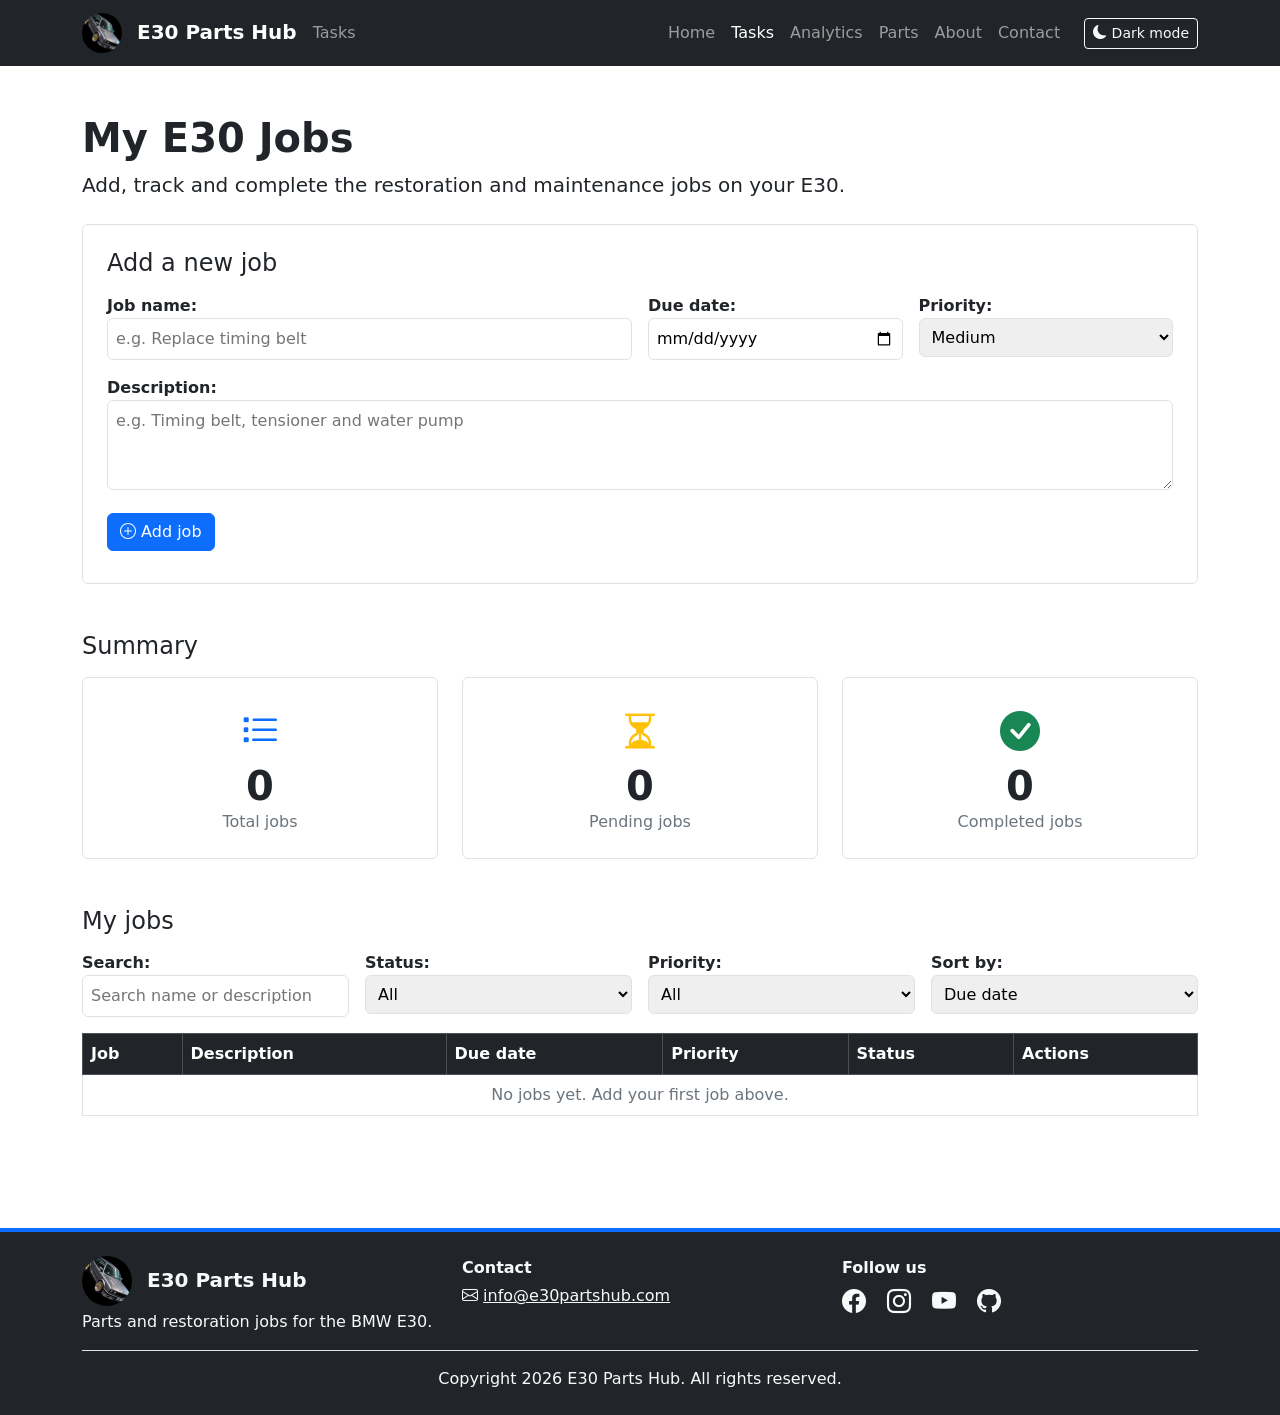
<file: tasks.html>
<!DOCTYPE html>
<html lang="en">


<head>
    
    <meta charset="UTF-8">
    <meta name="viewport" content="width=device-width, initial-scale=1.0">
    <meta name="description" content="E30 Parts Hub - add, edit and track your BMW E30 restoration and maintenance jobs">
    <title>Tasks | E30 Parts Hub</title>

    <link rel="stylesheet" href="https://cdn.jsdelivr.net/npm/bootstrap@5.3.3/dist/css/bootstrap.min.css">
    <link rel="stylesheet" href="https://cdn.jsdelivr.net/npm/bootstrap-icons@1.11.3/font/bootstrap-icons.min.css">
    <link rel="stylesheet" href="css/style.css">
  
    <script src="https://cdn.jsdelivr.net/npm/bootstrap@5.3.3/dist/js/bootstrap.bundle.min.js" defer></script>
    <script src="js/main.js" defer></script>
    <script src="js/tasks.js" defer></script>
</head>





<body>

    <header class="sticky-top">
        <nav class="navbar navbar-expand-lg bg-dark" data-bs-theme="dark">

            <div class="container">
                <a class="navbar-brand fw-bold" href="index.html">
                <img src="images/logo.png" alt="E30 Parts Hub logo" width="40" height="40" class="rounded-circle me-2"> E30 Parts Hub</a>
                <span class="navbar-text">Tasks</span>

                
                <!-- Hamburger button for small screens -->
                <button class="navbar-toggler" 
                        type="button" 
                        data-bs-toggle="collapse" 
                        data-bs-target="#mainNav">
                        <span class="navbar-toggler-icon"></span>
                </button>

                
                <div class="collapse navbar-collapse" id="mainNav">

                    <ul class="navbar-nav ms-auto">
                        <li class="nav-item"><a class="nav-link" href="index.html">Home</a></li>
                        <li class="nav-item"><a class="nav-link active" href="tasks.html">Tasks</a></li>
                        <li class="nav-item"><a class="nav-link" href="analytics.html">Analytics</a></li>
                        <li class="nav-item"><a class="nav-link" href="parts.html">Parts</a></li>
                        <li class="nav-item"><a class="nav-link" href="about.html">About</a></li>
                        <li class="nav-item"><a class="nav-link" href="contact.html">Contact</a></li>
                </ul>
                 <!-- Dark mode button: calls toggleDarkMode() in js/main.js -->
                 <button type="button" class="btn btn-outline-light btn-sm ms-3" onclick="toggleDarkMode()">
                        <i class="bi bi-moon-fill"></i> Dark mode</button>
            </div></div>
        </nav>
    </header>


    
    <main>
  <section class="container py-5">
    <h1 class="fw-bold">My E30 Jobs</h1>
    <p class="lead">Add, track and complete the restoration and maintenance jobs on your E30.</p>

   
    <!-- Form to add or edit a job: the button calls addJob() in js/tasks -->
    <div class="border rounded-2 p-4 mt-4">
      <h2 class="fs-4 mb-3">Add a new job</h2>

      <form id="taskForm">
        <div class="row g-3">

          <div class="col-md-6">
            <label for="taskName" class="fw-bold">Job name:</label>
            <input type="text" name="taskName" id="taskName" class="w-100 p-2 border rounded-2"
                   placeholder="e.g. Replace timing belt" maxlength="50" required="required" />
          </div>

          <div class="col-md-3">
            <label for="taskDueDate" class="fw-bold">Due date:</label>
            <input type="date" name="taskDueDate" id="taskDueDate" class="w-100 p-2 border rounded-2"
                   required="required" />
          </div>

          <div class="col-md-3">
            <label for="taskPriority" class="fw-bold">Priority:</label>
            <select name="taskPriority" id="taskPriority" class="w-100 p-2 border rounded-2">
              <option value="High">High</option>
              <option value="Medium" selected="selected">Medium</option>
              <option value="Low">Low</option>
            </select>
          </div>

          <div class="col-12">
            <label for="taskDescription" class="fw-bold">Description:</label>
            <textarea name="taskDescription" id="taskDescription" rows="3" class="w-100 p-2 border rounded-2"
                      placeholder="e.g. Timing belt, tensioner and water pump" maxlength="200"></textarea>
          </div>

          <div class="col-12">
                       <button type="button" id="addButton" class="btn btn-primary" onclick="addJob()"><i class="bi bi-plus-circle"></i> Add job</button>
            <!-- The form validation message appears here -->
            <p id="formMessage" class="text-danger fw-bold mt-2 mb-0"></p>
          </div>

        </div>
      </form>
    </div>

  <!-- Summary of jobs that are filled in by Js -->
    <h2 class="fs-4 mt-5 mb-3">Summary</h2>
    <div class="row g-4 text-center">

      <div class="col-md-4">
        <div class="border rounded-2 p-4 h-100">
          <i class="bi bi-list-task fs-1 text-primary"></i>
          <p class="display-6 fw-bold mb-0" id="totalCount">0</p>
          <p class="text-secondary mb-0">Total jobs</p>
        </div>
      </div>

      <div class="col-md-4">
        <div class="border rounded-2 p-4 h-100">
          <i class="bi bi-hourglass-split fs-1 text-warning"></i>
          <p class="display-6 fw-bold mb-0" id="pendingCount">0</p>
          <p class="text-secondary mb-0">Pending jobs</p>
        </div>
      </div>

      <div class="col-md-4">
        <div class="border rounded-2 p-4 h-100">
          <i class="bi bi-check-circle-fill fs-1 text-success"></i>
          <p class="display-6 fw-bold mb-0" id="completedCount">0</p>
          <p class="text-secondary mb-0">Completed jobs</p>
        </div>
      </div>
    </div>
    


    <!-- Search, filters and sorting -->
    <h2 class="fs-4 mt-5 mb-3">My jobs</h2>
    <div class="row g-3 mb-3">

      <div class="col-md-6 col-lg-3">
        <label for="searchInput" class="fw-bold">Search:</label>
        <input type="search" name="searchInput" id="searchInput" class="w-100 p-2 border rounded-2"
               placeholder="Search name or description" />
      </div>

      <div class="col-md-6 col-lg-3">
        <label for="statusFilter" class="fw-bold">Status:</label>
        <select name="statusFilter" id="statusFilter" class="w-100 p-2 border rounded-2">
          <option value="All" selected="selected">All</option>
          <option value="Pending">Pending</option>
          <option value="Completed">Completed</option>
        </select>
      </div>

      <div class="col-md-6 col-lg-3">
        <label for="priorityFilter" class="fw-bold">Priority:</label>
        <select name="priorityFilter" id="priorityFilter" class="w-100 p-2 border rounded-2">
          <option value="All" selected="selected">All</option>
          <option value="High">High</option>
          <option value="Medium">Medium</option>
          <option value="Low">Low</option>
        </select>
      </div>

      <div class="col-md-6 col-lg-3">
        <label for="sortBy" class="fw-bold">Sort by:</label>
        <select name="sortBy" id="sortBy" class="w-100 p-2 border rounded-2">
          <option value="dueDate" selected="selected">Due date</option>
          <option value="name">Job name</option>
        </select>
      </div>

    </div>
    

    

           <!-- Jobs table will be filled  by Js -->
    <div class="overflow-auto">
      <table class="table table-bordered">
        <thead class="table-dark">
          <tr>
            <th scope="col">Job</th>
            <th scope="col">Description</th>
            <th scope="col">Due date</th>
            <th scope="col">Priority</th>
            <th scope="col">Status</th>
            <th scope="col">Actions</th>
          </tr>
        </thead>
        <tbody id="taskTableBody">
          <tr>
            <td colspan="6" class="text-center text-secondary">No jobs yet. Add your first job above.</td>
          </tr>
        </tbody>
      </table>
    </div>

  </section>
</main>



   
    <footer class="bg-dark text-light mt-5 py-4 ">
        <div class="container">
          <div class="row text-center text-md-start">

            <div class="col-md-4 mb-3">
                <p class="fs-5 fw-bold mb-1">
                    <img src="images/logo.png" alt="E30 Parts Hub logo" width="50" height="50" class="rounded-circle me-2"> E30 Parts Hub</p>
                <p class="mb-0">Parts and restoration jobs for the BMW E30.</p>
            </div>

            <div class="col-md-4 mb-3">
                <p class="fw-bold mb-1">Contact</p>
                <p class="mb-0">
                <i class="bi bi-envelope"></i>
                <a class="link-light" href="mailto:info@e30partshub.com">info@e30partshub.com</a></p>
            </div>

            <div class="col-md-4 mb-3">
                <p class="fw-bold mb-1">Follow us</p>
                <a class="link-light fs-4 me-3" href="https://www.facebook.com" ><i class="bi bi-facebook"></i><span class="visually-hidden">Facebook</span></a>
                <a class="link-light fs-4 me-3" href="https://www.instagram.com" ><i class="bi bi-instagram"></i><span class="visually-hidden">Instagram</span></a>
                <a class="link-light fs-4 me-3" href="https://www.youtube.com" ><i class="bi bi-youtube"></i><span class="visually-hidden">YouTube</span></a>
                <a class="link-light fs-4" href="https://github.com/nikiforoskassotakis3-arch" ><i class="bi bi-github"></i><span class="visually-hidden">GitHub</span></a>
            </div>
          </div>

           <p class="text-center border-top pt-3 mb-0">Copyright 2026 E30 Parts Hub. All rights reserved.</p>
        </div>
    </footer>
 
</body>
</html>
</file>
<file: css/style.css>
/* blue line on top of the footer */
footer {
  border-top: 4px solid #0d6efd;
}

/* home page "What we offer" boxes gets a light blue background on hover */
.info-box:hover {
  background-color: lightblue;
}

/*  weather text on  home page in blue */
#weatherText {
  color: #0d6efd;
}

/* bold captions under the parts gallery photos */
.figure-caption {
  font-weight: bold;
}
</file>
